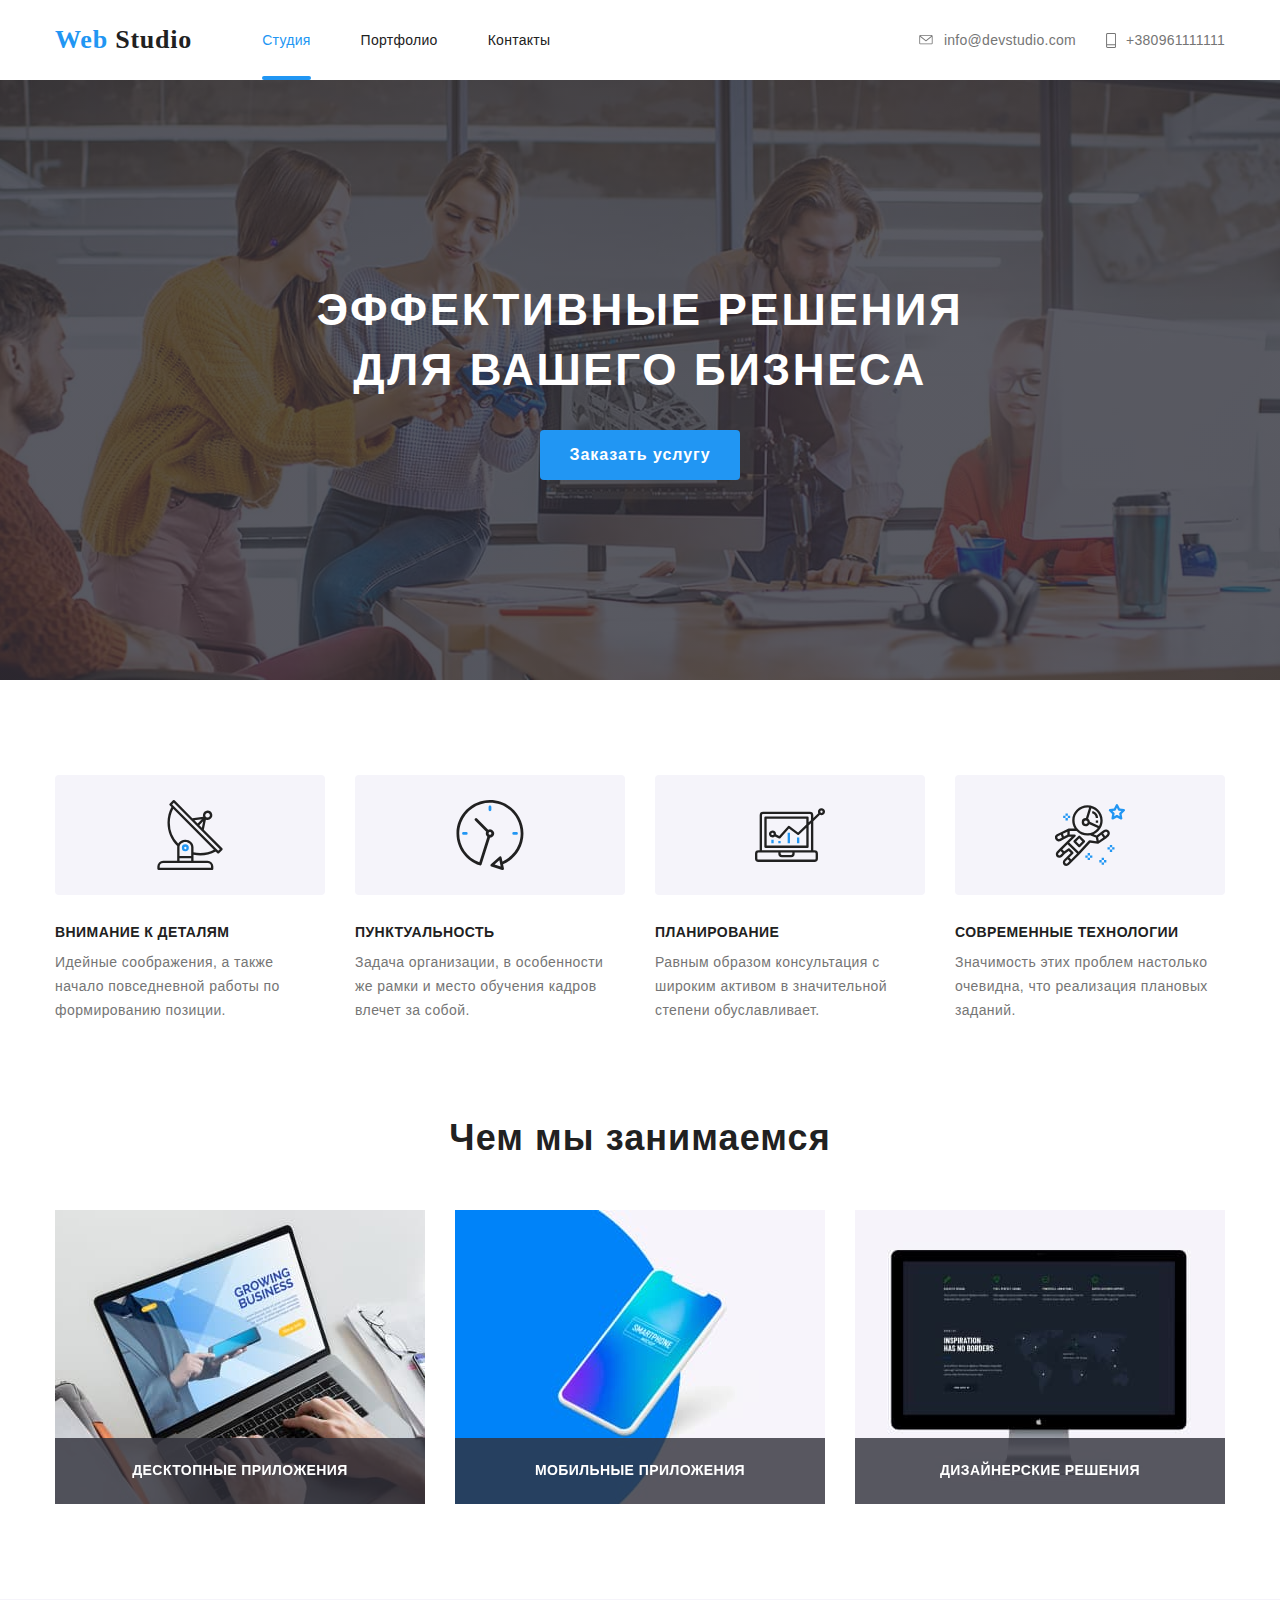
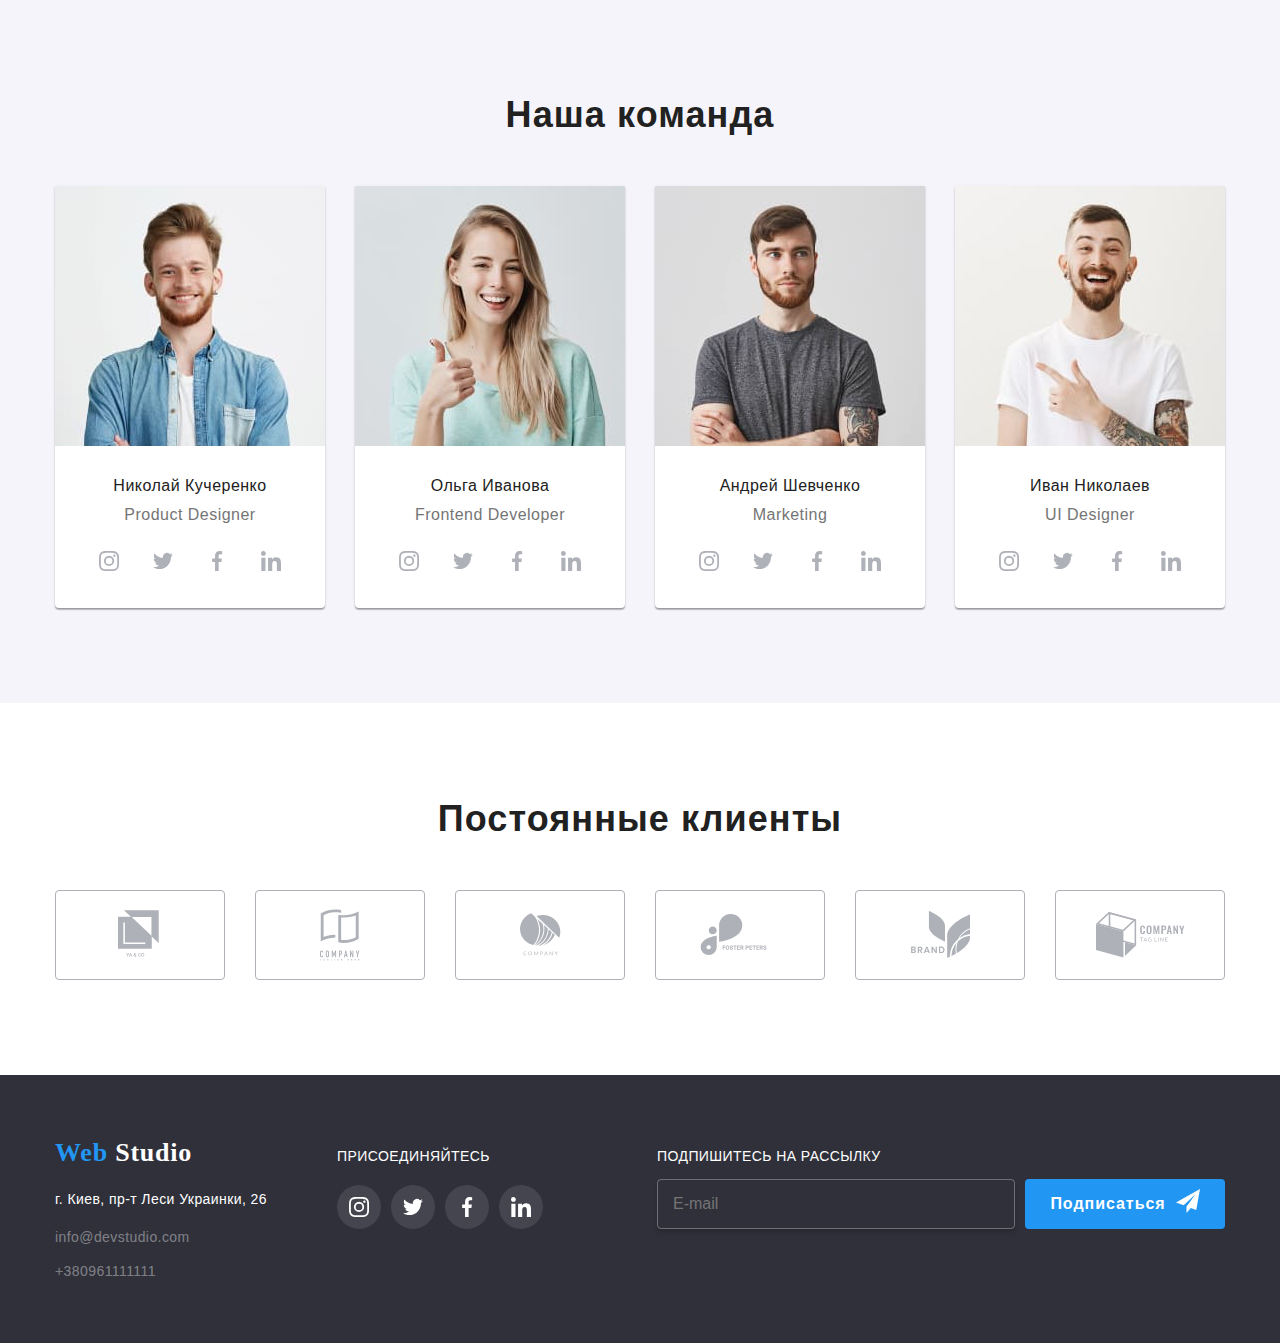
<file: index.html>
<!DOCTYPE html>
<html lang="ru">
<head>
    <meta charset="UTF-8">
    <meta name="viewport" content="width=device-width, initial-scale=1.0">
    <title>Webstudio</title>
    <link rel="stylesheet" href="https://cdnjs.cloudflare.com/ajax/libs/modern-normalize/0.6.0/modern-normalize.min.css">
    <link rel="stylesheet" href="./css/main.min.css">
</head>
<body>

    <!-- page-header -->
        <header class="page-header">
            <div class="container">
                    <nav class="main-nav">
                        <a class="logo" href="./index.html"> 
                        <span class="logo-web">Web</span>
                        <span class="logo-studio">Studio</span></a>
                        <ul class="site-nav list">
                        <li class="item"><a class="link current" href="./index.html">Студия</a></li>
                        <li class="item"><a class="link" href="./portfolio.html">Портфолио</a></li>
                        <li class="item"><a class="link" href="">Контакты</a></li>
                        </ul>
                        
                        <ul class="auth-nav list">
                        <li class="item">
                            <a class="link" href="mailto:info@devstudio.com">
                                <svg class="icon" width="16" height="10"> 
                                    <use href="./img/sprite.svg#icon-mail"></use>
                                </svg>
                                <span>info@devstudio.com</span>
                            </a>
                        </li>
                        <li class="item">
                            <a class="link" href="tel:+380961111111">
                                <svg class="icon" width="10" height="15"> 
                                    <use href="./img/sprite.svg#icon-tel"></use>
                                </svg>
                                <span>+380961111111</span>
                            </a>
                        </li>
                        </ul>
                    </nav>
            </div>
        </header>
    
    <main>
        <!-- hero -->
        <section class="hero">
            <h1 class="hero-title">Эффективные решения <br> для вашего бизнеса</h1>
            <button class="button" type="submit" data-modal-open>Заказать услугу</button>
            
            <div class="backdrop is-hidden" data-modal>
                <div class="modal">
                    <form class="form">
                        <h2 class="form-title">Оставьте свои данные, мы вам перезвоним</h2>
                            <label class="form-field" >
                                <input type="text" name="name" class="form-input" placeholder="   ">
                                <span class="form-label">Имя</span>
                                <svg class="form-icon" width="18" height="18"> 
                                    <use href="./img/sprite-form.svg#icon-person"></use>
                                </svg>
                            </label>
                            <label class="form-field">
                                <input type="tel" name="tel" class="form-input" placeholder="   ">
                                <span class="form-label">Телефон</span>    
                                <svg class="form-icon" width="18" height="18"> 
                                    <use href="./img/sprite-form.svg#icon-phone"></use>
                                </svg>
                            </label>
                            <label class="form-field">
                                <input type="email" name="email" class="form-input" placeholder="   ">
                                <span class="form-label">Почта</span>
                                <svg class="form-icon" width="18" height="18"> 
                                    <use href="./img/sprite-form.svg#icon-email"></use>
                                </svg>
                            </label>
                            <div class="form-comment">
                                <textarea id="comment-field" class="comment-field" name="comment" rows="10" placeholder="  "></textarea>
                                <label class="comment" for="comment-field">Комментарий</label>
                            </div>
                            <label class="form-checkbox">
                                <input  type="checkbox" name="checkbox" class="checkbox">
                                <span class="checkbox-icon"></span>
                                <span class="checkbox-label">Соглашаюсь с рассылкой и принимаю <a href="">Условия договора</a></span>
                            </label>

                        <div class="">
                            <button class="button" type="submit">Отправить</button>
                        </div>
                        
                            <button class="form-close" type="button" data-modal-close>
                                <svg class="icon-close" width="18" height="18"> 
                                    <use href="./img/sprite-form.svg#icon-close"></use>
                                </svg>
                            </button>
                       
                    </form>
                </div>
            </div>
            
        </section>

        <!-- feature -->
        <section class="section">
            <div class="container">
                <h2 class="section-title invisible">Наши преимущества</h2>
                <ul class="feature-list list">
                    <li class="item antenna">
                        <div class="background">
                        <svg class="icon antenna" width="70" height="70">
                            <use href="./img/sprite.svg#icon-antenna"></use>
                        </svg>
                        </div>
                        <h3 class="title">Внимание к деталям</h3>
                        <p class="text">Идейные соображения, а также начало повседневной работы по формированию позиции.</p>
                    </li>
                    <li class="item clock">
                        <div class="background">
                        <svg class="icon clock" width="70" height="70">
                            <use href="./img/sprite.svg#icon-clock"></use>
                        </svg>
                        </div>
                        <h3 class="title">Пунктуальность</h3>
                        <p class="text">Задача организации, в особенности же рамки и место обучения кадров влечет за собой.</p>  
                     </li>
                    <li class="item diagram"> 
                        <div class="background">
                        <svg class="icon diagram" width="70" height="70">
                            <use href="./img/sprite.svg#icon-diagram"></use>
                        </svg>
                        </div>
                        <h3 class="title">Планирование</h3>
                        <p class="text">Равным образом консультация с широким активом в значительной степени обуславливает.</p>
                    </li>
                    <li class="item astronaut">
                        <div class="background">
                        <svg class="icon astronaut" width="70" height="70">
                            <use href="./img/sprite.svg#icon-astronaut"></use>
                        </svg>
                        </div>
                        <h3 class="title">Современные технологии</h3>
                        <p class="text">Значимость этих проблем настолько очевидна, что реализация плановых заданий.</p>
                    </li>
                </ul>
            </div>
        </section>

         <!-- our work -->
         <section class="section">
            <div class="container">
            <h2 class="section-title">Чем мы занимаемся</h2>
            <ul class="work-list list">
                <li class="item">
                    <img class="img" src="./img/laptop.jpg" alt="laptop">
                    <h3 class="title">Десктопные приложения</h3>
                </li>
                <li class="item">
                    <img class="img" src="./img/phone.jpg" alt="phone">
                    <h3 class="title">Мобильные приложения</h3>
                </li>
                <li class="item">
                    <img class="img" src="./img/design.jpg" alt="design">
                    <h3 class="title">Дизайнерские решения</h3>
                </li>
            </ul>
            </div>
        </section>

        <!-- team -->
        <section class="section pading">
            <div class="container">
             <h2 class="section-title">Наша команда</h2>
             <ul class="team-list list">
                 <li class="item">
                     <img class="img" src="./img/John-Smith.jpg" alt="photo">
                     <h3 class="name">Николай Кучеренко</h3>
                     <p class="text">Product Designer</p>
                     <ul class="link-list list">
                        <li class="item">
                            <a class="link" href="#">
                                <svg class="icon instagram" width="20" height="20">
                                    <use href="./img/sprite.svg#icon-instagram"></use>
                                </svg>
                            </a>
                        </li>
                        <li class="item">
                            <a class="link" href="#">
                                <svg class="icon twitter" width="20" height="20">
                                    <use href="./img/sprite.svg#icon-twitter"></use>
                                </svg>
                            </a>
                        </li>
                        <li class="item">
                            <a class="link" href="#">
                                <svg class="icon facebook" width="20" height="20">
                                    <use href="./img/sprite.svg#icon-facebook"></use>
                                </svg>
                            </a>
                        </li>
                        <li class="item">
                            <a class="link" href="#">
                                <svg class="icon linkedin" width="20" height="20">
                                    <use href="./img/sprite.svg#icon-linkedin"></use>
                                </svg>
                            </a>
                        </li>
                     </ul>
                 </li>
                 <li class="item">
                    <img class="img" src="./img/Marta-Stewart.jpg" alt="photo">
                    <h3 class="name">Ольга Иванова</h3>
                    <p class="text">Frontend Developer</p>
                    <ul class="link-list list">
                        <li class="item">
                            <a class="link" href="#">
                                <svg class="icon instagram" width="20" height="20">
                                    <use href="./img/sprite.svg#icon-instagram"></use>
                                </svg>
                            </a>
                        </li>
                        <li class="item">
                            <a class="link" href="#">
                                <svg class="icon twitter" width="20" height="20">
                                    <use href="./img/sprite.svg#icon-twitter"></use>
                                </svg>
                            </a>
                        </li>
                        <li class="item">
                            <a class="link" href="#">
                                <svg class="icon facebook" width="20" height="20">
                                    <use href="./img/sprite.svg#icon-facebook"></use>
                                </svg>
                            </a>
                        </li>
                        <li class="item">
                            <a class="link" href="#">
                                <svg class="icon linkedin" width="20" height="20">
                                    <use href="./img/sprite.svg#icon-linkedin"></use>
                                </svg>
                            </a>
                        </li>
                     </ul>
                </li>
                <li class="item">
                    <img class="img" src="./img/Robert-Jakis.jpg" alt="photo">
                    <h3 class="name">Андрей Шевченко</h3>
                    <p class="text">Marketing</p>
                    <ul class="link-list list">
                        <li class="item">
                            <a class="link" href="#">
                                <svg class="icon instagram" width="20" height="20">
                                    <use href="./img/sprite.svg#icon-instagram"></use>
                                </svg>
                            </a>
                        </li>
                        <li class="item">
                            <a class="link" href="#">
                                <svg class="icon twitter" width="20" height="20">
                                    <use href="./img/sprite.svg#icon-twitter"></use>
                                </svg>
                            </a>
                        </li>
                        <li class="item">
                            <a class="link" href="#">
                                <svg class="icon facebook" width="20" height="20">
                                    <use href="./img/sprite.svg#icon-facebook"></use>
                                </svg>
                            </a>
                        </li>
                        <li class="item">
                            <a class="link" href="#">
                                <svg class="icon linkedin" width="20" height="20">
                                    <use href="./img/sprite.svg#icon-linkedin"></use>
                                </svg>
                            </a>
                        </li>
                     </ul>
                </li>
                <li class="item">
                    <img class="img" src="./img/Martin-Doe.jpg" alt="photo">
                    <h3 class="name">Иван Николаев</h3>
                    <p class="text">UI Designer</p>
                    <ul class="link-list list">
                        <li class="item">
                            <a class="link" href="#">
                                <svg class="icon instagram" width="20" height="20">
                                    <use href="./img/sprite.svg#icon-instagram"></use>
                                </svg>
                            </a>
                        </li>
                        <li class="item">
                            <a class="link" href="#">
                                <svg class="icon twitter" width="20" height="20">
                                    <use href="./img/sprite.svg#icon-twitter"></use>
                                </svg>
                            </a>
                        </li>
                        <li class="item">
                            <a class="link" href="#">
                                <svg class="icon facebook" width="20" height="20">
                                    <use href="./img/sprite.svg#icon-facebook"></use>
                                </svg>
                            </a>
                        </li>
                        <li class="item">
                            <a class="link" href="#">
                                <svg class="icon linkedin" width="20" height="20">
                                    <use href="./img/sprite.svg#icon-linkedin"></use>
                                </svg>
                            </a>
                        </li>
                     </ul>
                </li>
             </ul>
            </div>
        </section>

        <!-- clients -->
        <section class="section">
            <div class="container">
            <h2 class="section-title">Постоянные клиенты</h2>
            <ul class="client-list list">
                <li class="item">
                    <a class="link" href="#">
                    <svg class="icon client" width="45" height="50">
                        <use href="./img/sprite.svg#icon-logo-1"></use>
                    </svg>
                    </a>
                </li>
                <li class="item">
                    <a class="link" href="#">
                    <svg class="icon client" width="40" height="52">
                        <use href="./img/sprite.svg#icon-logo-2"></use>
                    </svg>
                    </a>
                </li>
                <li class="item">
                    <a class="link" href="#">
                    <svg class="icon client" width="41" height="43">
                        <use href="./img/sprite.svg#icon-logo-3"></use>
                    </svg>
                    </a>
                </li>
                <li class="item">
                    <a class="link" href="#">
                    <svg class="icon client" width="80" height="42">
                        <use href="./img/sprite.svg#icon-logo-4"></use>
                    </svg>
                    </a>
                </li>
                <li class="item">
                    <a class="link" href="#">
                    <svg class="icon client" width="59" height="47">
                        <use href="./img/sprite.svg#icon-logo-5"></use>
                    </svg>
                    </a>
                </li>
                <li class="item">
                    <a class="link" href="#">
                    <svg class="icon client" width="89" height="46">
                        <use href="./img/sprite.svg#icon-logo-6"></use>
                    </svg>
                    </a>
                </li>
            </ul>
            </div>
        </section>
    </main>
    <!-- footer -->
        <footer class="footer">
            <div class="container">
            <ul class="footer-list list">
                <li class="item nav">
                    <div class="container-logo">
                        <a class="footer-logo" href="./index.html"> 
                        <span class="footer-web">Web</span>
                        <span class="footer-studio">Studio</span>
                        </a>
                    </div>
                    <div class="container-address">
                    <address class="address">
                        <p>г. Киев, пр-т Леси Украинки, 26</p>
                    </address>
                    </div>
                    <div class="container-nav">
                    <address>
                        <ul class="footer-nav list">
                            <li class="item"><a class="mail" href="mailto:info@devstudio.com">info@devstudio.com</a></li>
                            <li class="item"><a class="tel" href="tel:+380961111111">+380961111111</a></li>
                        </ul>
                    </address>
                    </div>
                </li>
                <li class="item social">
                    <div class="container-social">
                    <p class="get-in">присоединяйтесь</p>
                    <ul class="social-list list">
                        <li class="item">
                            <a class="link" href="#">
                                <svg class="icon instagram" width="20" height="20">
                                    <use href="./img/sprite.svg#icon-instagram"></use>
                                </svg>
                            </a>
                        </li>
                        <li class="item">
                            <a class="link" href="#">
                                <svg class="icon twitter" width="20" height="20">
                                    <use href="./img/sprite.svg#icon-twitter"></use>
                                </svg>
                            </a>
                        </li>
                        <li class="item">
                            <a class="link" href="#">
                                <svg class="icon facebook" width="20" height="20">
                                    <use href="./img/sprite.svg#icon-facebook"></use>
                                </svg>
                            </a>
                        </li>
                        <li class="item">
                            <a class="link" href="#">
                                <svg class="icon linkedin" width="20" height="20">
                                    <use href="./img/sprite.svg#icon-linkedin"></use>
                                </svg>
                            </a>
                        </li>
                    </ul>
                    </div>
                </li>
                <li class="item sub">
                    <form class="container-sub">
                        <p class="subscribe-title">Подпишитесь на рассылку</p>
                        <div class="container-input">
                            <input class="text-input" type="email" name="email" placeholder="E-mail">
                            <button class="button subscribe" type="submit">
                                <span>Подписаться</span>
                                <svg class="icon-subscribe" width="24" height="24">
                                    <use href="./img/sprite.svg#icon-icon-send"></use>
                                </svg>
                            </button>
                        </div>
                    </form>
                </li>
            </ul>
        </div>
    </footer>

    <script src="./js/modal.js"></script>
</body>
</html>
</file>
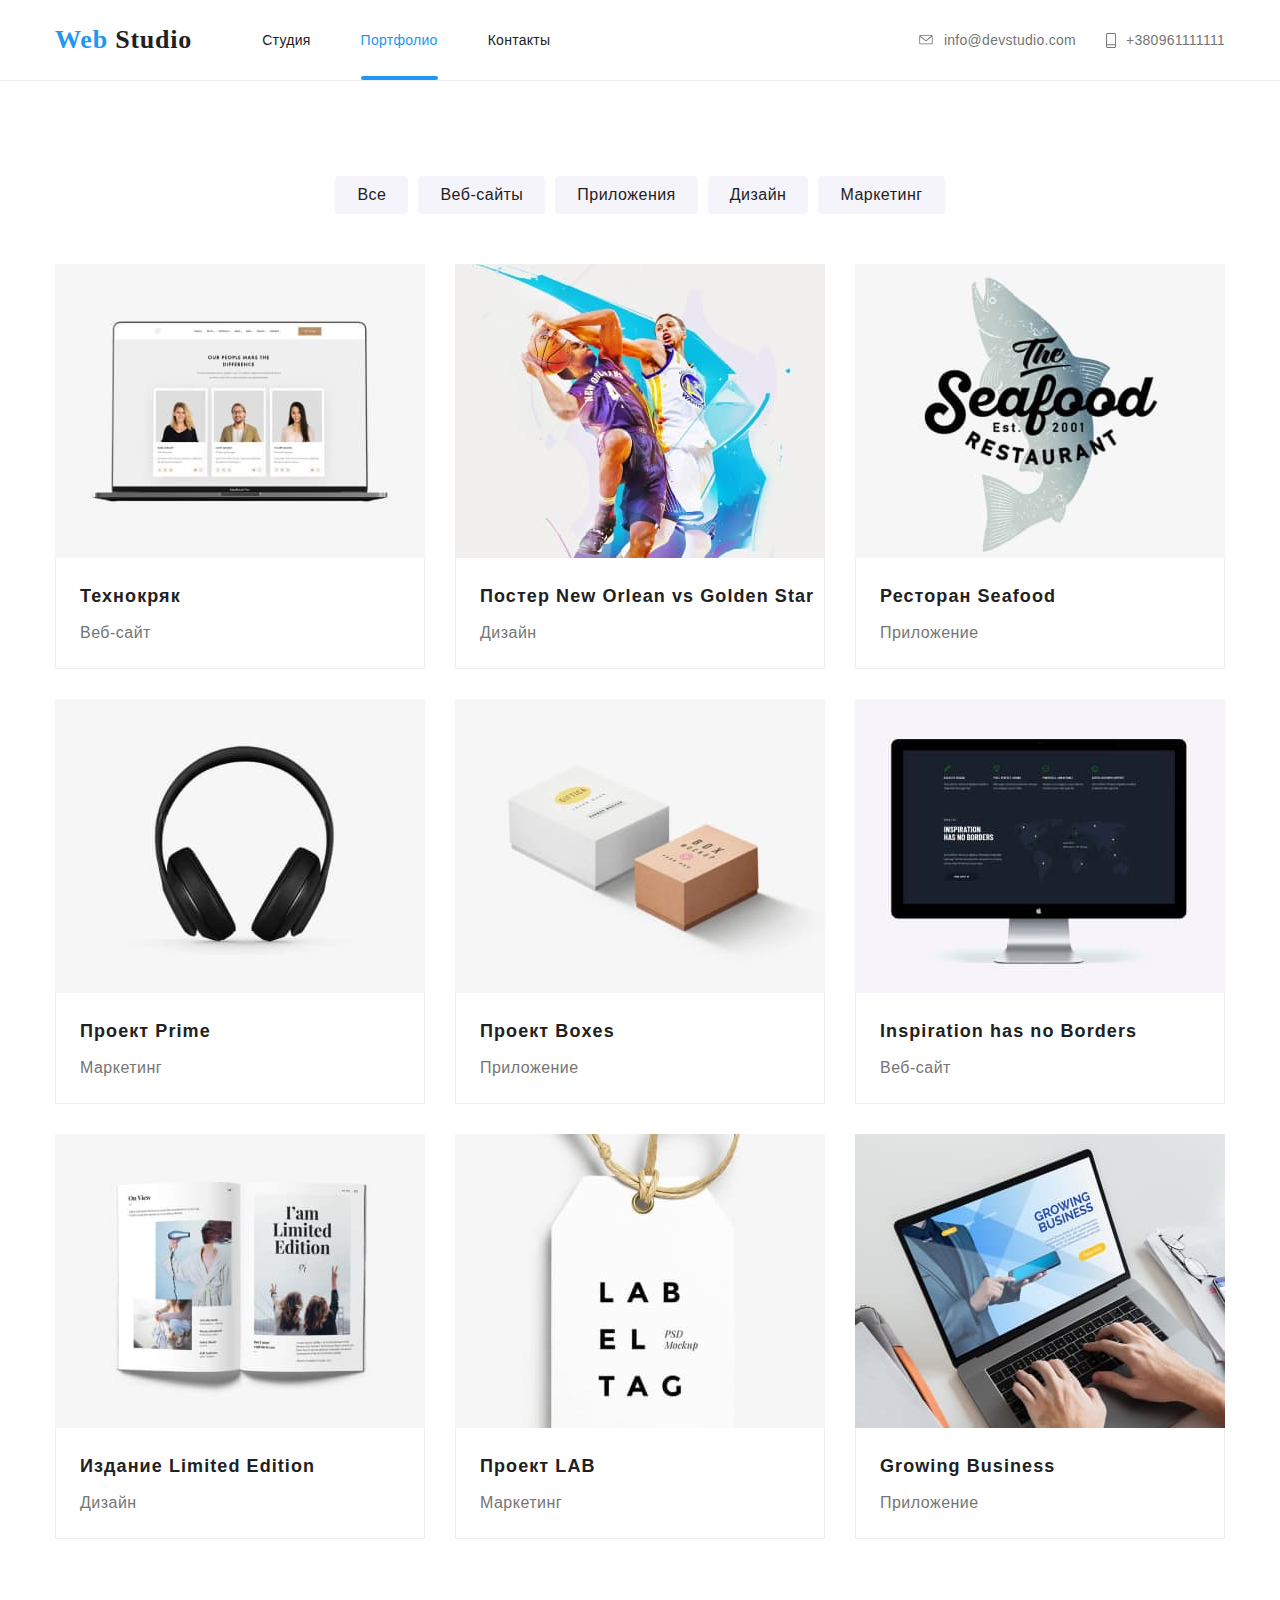
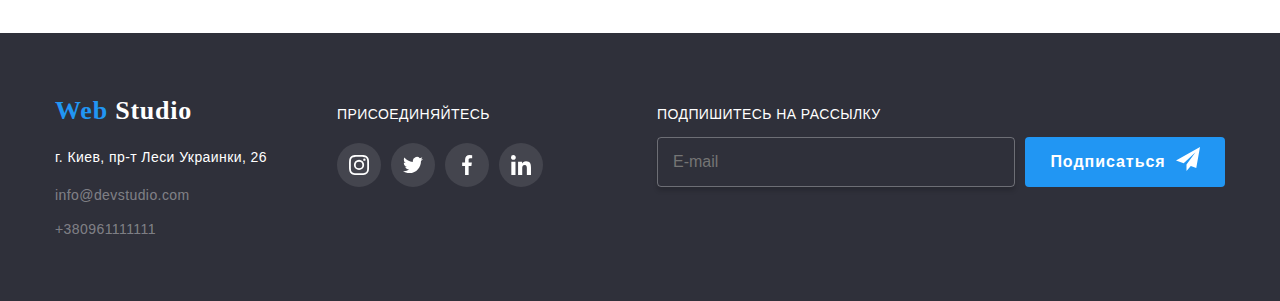
<file: portfolio.html>
<!DOCTYPE html>
<html lang="ru">
<head>
    <meta charset="UTF-8">
    <meta name="viewport" content="width=device-width, initial-scale=1.0">
    <title>Portfolio</title>
    <link rel="stylesheet" href="https://cdnjs.cloudflare.com/ajax/libs/modern-normalize/0.6.0/modern-normalize.min.css">
    <link rel="stylesheet" href="./css/portfolio.min.css">
</head>
<body>
         <!-- page-header -->
         <header class="page-header">
            <div class="container">
                    <nav class="main-nav">
                        <a class="logo" href="./index.html"> 
                        <span class="logo-web">Web</span>
                        <span class="logo-studio">Studio</span></a>
                        <ul class="site-nav list">
                        <li class="item"><a class="link" href="./index.html">Студия</a></li>
                        <li class="item"><a class="link current" href="./portfolio.html">Портфолио</a></li>
                        <li class="item"><a class="link" href="">Контакты</a></li>
                        </ul>
                        
                        <ul class="auth-nav list">
                        <li class="item">
                            <a class="link" href="mailto:info@devstudio.com">
                                <svg class="icon" width="16" height="10"> 
                                    <use href="./img/sprite.svg#icon-mail"></use>
                                </svg>
                                <span>info@devstudio.com</span>
                            </a>
                        </li>
                        <li class="item">
                            <a class="link" href="tel:+380961111111">
                                <svg class="icon" width="10" height="15"> 
                                    <use href="./img/sprite.svg#icon-tel"></use>
                                </svg>
                                <span>+380961111111</span>
                            </a>
                        </li>
                        </ul>
                    </nav>
            </div>
        </header>
    <main>
     <section>
        <div class="container">
            <h1 class="portfolio-title-hidden invisible">
            Портфолио
            </h1>
            <div class="container-button">
                <ul class="button-list list">
                    <li class="item">
                        <button class="button-portfolio" type="button">Все</button>
                    </li>
                    <li class="item">
                        <button class="button-portfolio" type="button">Веб-сайты</button>
                    </li>
                    <li class="item">
                        <button class="button-portfolio" type="button">Приложения</button>
                    </li>
                    <li class="item">
                        <button class="button-portfolio" type="button">Дизайн</button>
                    </li>
                    <li class="item">
                        <button class="button-portfolio" type="button">Маркетинг</button>
                    </li>
                </ul>
            </div>
            <div class="flex-container">           
                <ul class="project-list list">
                    <li class="project"> 
                        <a href="#" class="link">
                            <div class="project-popup">
                                <img class="img" src="./img/img.jpg" alt="Веб-сайты">
                                <p class="popup-text">Технокряк это современная площадка распространения коронавируса. Компании используют эту платформу для цифрового шпионажа и атак на защищённые сервера конкурентов.</p>
                            </div>
                            <div class="project-card">
                                <h2 class="title">Технокряк</h2>
                                <p class="text">Веб-сайт</p>
                            </div>
                        </a>
                    </li>
                    <li class="project">
                        <a href="#" class="link">
                            <div class="project-popup">
                                <img class="img" src="./img/img (1).jpg" alt="Дизайн">
                                <p class="popup-text">Технокряк это современная площадка распространения коронавируса. Компании используют эту платформу для цифрового шпионажа и атак на защищённые сервера конкурентов.</p>
                            </div>
                            <div class="project-card">
                                <h2 class="title">Постер New Orlean vs Golden Star</h2>
                                <p class="text">Дизайн</p>
                            </div>
                        </a>
                    </li>
                    <li class="project"> 
                        <a href="#" class="link">
                            <div class="project-popup">
                                <img class="img" src="./img/img (2).jpg" alt="Приложение">
                                <p class="popup-text">Технокряк это современная площадка распространения коронавируса. Компании используют эту платформу для цифрового шпионажа и атак на защищённые сервера конкурентов.</p>
                            </div>
                            <div class="project-card">
                                <h2 class="title">Ресторан Seafood</h2>
                                <p class="text">Приложение</p>
                            </div>
                            </a>
                    </li>    
                    <li class="project"> 
                        <a href="" class="link">
                            <div class="project-popup">
                                <img class="img" src="./img/img (3).jpg" alt="Маркетинг">
                                <p class="popup-text">Технокряк это современная площадка распространения коронавируса. Компании используют эту платформу для цифрового шпионажа и атак на защищённые сервера конкурентов.</p>
                            </div>
                            <div class="project-card">
                                <h2 class="title">Проект Prime</h2>
                                <p class="text">Маркетинг</p>
                            </div>                          
                        </a>
                    </li>
                    <li class="project">
                        <a href="" class="link">
                            <div class="project-popup">
                                <img class="img" src="./img/img (4).jpg" alt="Приложение">
                                <p class="popup-text">Технокряк это современная площадка распространения коронавируса. Компании используют эту платформу для цифрового шпионажа и атак на защищённые сервера конкурентов.</p>
                            </div>
                            <div class="project-card">
                                <h2 class="title">Проект Boxes</h2>
                                <p class="text">Приложение</p>
                            </div>
                        </a>
                    </li>
                    <li class="project">
                        <a href="" class="link">
                            <div class="project-popup">
                                <img class="img" src="./img/img (5).jpg" alt="Веб-сайты">
                                <p class="popup-text">Технокряк это современная площадка распространения коронавируса. Компании используют эту платформу для цифрового шпионажа и атак на защищённые сервера конкурентов.</p>
                            </div>
                            <div class="project-card">
                                <h2 class="title">Inspiration has no Borders</h2>
                                <p class="text">Веб-сайт</p>
                            </div>
                        </a>
                    </li>
                    <li class="project"> 
                        <a href="" class="link">
                            <div class="project-popup">
                                <img class="img" src="./img/img (6).jpg" alt="Дизайн">
                            <p class="popup-text">Технокряк это современная площадка распространения коронавируса. Компании используют эту платформу для цифрового шпионажа и атак на защищённые сервера конкурентов.</p>
                            </div>
                            <div class="project-card">
                                <h2 class="title">Издание Limited Edition</h2>
                                <p class="text">Дизайн</p>
                            </div>                
                        </a>
                        </li>
                    <li class="project">
                        <a href="" class="link">
                            <div class="project-popup">
                                <img class="img" src="./img/img (7).jpg" alt="Маркетинг">
                                <p class="popup-text">Технокряк это современная площадка распространения коронавируса. Компании используют эту платформу для цифрового шпионажа и атак на защищённые сервера конкурентов.</p>
                            </div>
                            <div class="project-card">
                                <h2 class="title">Проект LAB</h2>
                                <p class="text">Маркетинг</p>
                            </div>        
                        </a>
                    </li>
                    <li class="project">
                        <a href="" class="link">
                            <div class="project-popup">
                                <img class="img" src="./img/img (8).jpg" alt="Приложение">
                                <p class="popup-text">Технокряк это современная площадка распространения коронавируса. Компании используют эту платформу для цифрового шпионажа и атак на защищённые сервера конкурентов.</p>
                            </div>
                            <div class="project-card">
                                <h2 class="title">Growing Business</h2>
                                <p class="text">Приложение</p>
                            </div>
                       </a>
                    </li>
                </ul>
            </div>
        </div>
    </section>

    </main>
  
    <!-- footer -->
    <footer class="footer">
        <div class="container">
        <ul class="footer-list list">
            <li class="item nav">
                <div class="container-logo">
                    <a class="footer-logo" href="./index.html"> 
                    <span class="footer-web">Web</span>
                    <span class="footer-studio">Studio</span>
                    </a>
                </div>
                <div class="container-address">
                <address class="address">
                    <p>г. Киев, пр-т Леси Украинки, 26</p>
                </address>
                </div>
                <div class="container-nav">
                <address>
                    <ul class="footer-nav list">
                        <li class="item"><a class="mail" href="mailto:info@devstudio.com">info@devstudio.com</a></li>
                        <li class="item"><a class="tel" href="tel:+380961111111">+380961111111</a></li>
                    </ul>
                </address>
                </div>
            </li>
            <li class="item social">
                <div class="container-social">
                <p class="get-in">присоединяйтесь</p>
                <ul class="social-list list">
                    <li class="item">
                        <a class="link" href="#">
                            <svg class="icon instagram" width="20" height="20">
                                <use href="./img/sprite.svg#icon-instagram"></use>
                            </svg>
                        </a>
                    </li>
                    <li class="item">
                        <a class="link" href="#">
                            <svg class="icon twitter" width="20" height="20">
                                <use href="./img/sprite.svg#icon-twitter"></use>
                            </svg>
                        </a>
                    </li>
                    <li class="item">
                        <a class="link" href="#">
                            <svg class="icon facebook" width="20" height="20">
                                <use href="./img/sprite.svg#icon-facebook"></use>
                            </svg>
                        </a>
                    </li>
                    <li class="item">
                        <a class="link" href="#">
                            <svg class="icon linkedin" width="20" height="20">
                                <use href="./img/sprite.svg#icon-linkedin"></use>
                            </svg>
                        </a>
                    </li>
                </ul>
                </div>
            </li>
            <li class="item sub">
                <form class="container-sub">
                    <p class="subscribe-title">Подпишитесь на рассылку</p>
                    <div class="container-input">
                        <input class="text-input" type="email" name="email" placeholder="E-mail">
                        <button class="button subscribe" type="submit">
                            <span>Подписаться</span>
                            <svg class="icon-subscribe" width="24" height="24">
                                <use href="./img/sprite.svg#icon-icon-send"></use>
                            </svg>
                        </button>
                    </div>
                </form>
            </li>
        </ul>
    </div>
</footer>
</body>
</html>
</file>
<file: css/main.min.css>
.list{list-style:none;padding:0px;margin:0px}.invisible{display:none}a{text-decoration:none}.title{margin-top:0px;margin-bottom:0px}.text{margin-top:0px;margin-bottom:0px}.main-nav{display:-webkit-box;display:-ms-flexbox;display:flex;-webkit-box-align:center;-ms-flex-align:center;align-items:center}.logo{color:#212121;font-family:Raleway;font-weight:700;font-size:26px;line-height:1.2;letter-spacing:0.03em}.logo:hover{color:#2196F3;-webkit-transition:250ms cubic-bezier(0.4, 0, 0.2, 1);transition:250ms cubic-bezier(0.4, 0, 0.2, 1)}.logo-web{color:#2196F3}.container-logo{margin-bottom:20px}.footer-logo{color:#fff;font-family:Raleway;font-weight:700;font-size:26px;line-height:1.2;letter-spacing:0.03em}.footer-logo:hover{color:#2196F3;-webkit-transition:250ms cubic-bezier(0.4, 0, 0.2, 1);transition:250ms cubic-bezier(0.4, 0, 0.2, 1)}.footer-web{color:#2196F3}.site-nav{display:-webkit-box;display:-ms-flexbox;display:flex;margin-left:70px}.site-nav .item:not(:last-child){margin-right:50px}.site-nav .link{position:relative;display:block;padding-top:32px;padding-bottom:32px;color:#212121;font-weight:500;font-size:14px;line-height:1.15;letter-spacing:0.02em}.site-nav .link:hover,.site-nav .link:focus{color:#2196F3;-webkit-transition:250ms cubic-bezier(0.4, 0, 0.2, 1);transition:250ms cubic-bezier(0.4, 0, 0.2, 1)}.site-nav .link.current{color:#2196F3}.site-nav .link.current::after{content:"";position:absolute;bottom:0;left:0;height:4px;width:100%;border-radius:2px;background-color:#2196F3}.auth-nav{display:-webkit-box;display:-ms-flexbox;display:flex;margin-left:auto}.auth-nav .item+.item{margin-left:30px}.auth-nav .link{display:-webkit-box;display:-ms-flexbox;display:flex;-webkit-box-align:center;-ms-flex-align:center;align-items:center;padding-top:32px;padding-bottom:32px;color:#757575;font-weight:500;font-size:14px;line-height:1.15;letter-spacing:0.02em}.auth-nav .icon{margin-right:10px;fill:#757575}.auth-nav .link:hover,.auth-nav .link:focus{color:#2196F3;-webkit-transition:250ms cubic-bezier(0.4, 0, 0.2, 1);transition:250ms cubic-bezier(0.4, 0, 0.2, 1)}.auth-nav .link:hover svg,.auth-nav .link:focus svg{fill:#2196F3;-webkit-transition:250ms cubic-bezier(0.4, 0, 0.2, 1);transition:250ms cubic-bezier(0.4, 0, 0.2, 1)}.section{margin-bottom:95px}.section.pading{padding-bottom:95px;padding-top:95px;background:#F5F4FA}.section-title{margin-top:0px;margin-bottom:50px;color:#212121;font-weight:700;font-size:36px;line-height:1.17;text-align:center;letter-spacing:0.03em}.container{margin-left:auto;margin-right:auto;width:1200px;padding-left:15px;padding-right:15px}.hero{margin-bottom:95px;max-width:1600px;height:600px;margin-left:auto;margin-right:auto;background-image:-webkit-gradient(linear, left top, left bottom, from(rgba(47,48,58,0.8)), to(rgba(47,48,58,0.8))),url(../img/Header.jpg);background-image:linear-gradient(rgba(47,48,58,0.8), rgba(47,48,58,0.8)),url(../img/Header.jpg);background-repeat:no-repeat;background-position:center;background-size:cover}.hero-title{margin:0;padding-top:200px;padding-bottom:30px;color:#fff;font-weight:900;font-size:44px;line-height:1.36;text-align:center;letter-spacing:0.06em;text-transform:uppercase}.feature-list{display:-webkit-box;display:-ms-flexbox;display:flex;-webkit-box-pack:center;-ms-flex-pack:center;justify-content:center}.feature-list .item+.item{margin-left:30px}.feature-list .title{margin-top:30px;margin-bottom:10px;color:#212121;font-weight:700;font-size:14px;line-height:1.14;letter-spacing:0.03em;text-transform:uppercase}.feature-list .text{font-size:14px;line-height:1.7;letter-spacing:0.03em}.feature-list .background{width:270px;height:120px;display:-webkit-box;display:-ms-flexbox;display:flex;-webkit-box-pack:center;-ms-flex-pack:center;justify-content:center;-webkit-box-align:center;-ms-flex-align:center;align-items:center;background:#F5F4FA;border-radius:4px}.work-list{display:-webkit-box;display:-ms-flexbox;display:flex;-webkit-box-pack:center;-ms-flex-pack:center;justify-content:center}.work-list .item{position:relative}.work-list .item+.item{margin-left:30px}.work-list .title{position:absolute;bottom:0%;left:50%;-webkit-transform:translateX(-50%);transform:translateX(-50%);width:100%;background:rgba(47,48,58,0.8);padding:25px;color:#fff;font-weight:700;font-size:14px;line-height:1.14;text-align:center;letter-spacing:0.03em;text-transform:uppercase}.team-list{display:-webkit-box;display:-ms-flexbox;display:flex;-webkit-box-pack:center;-ms-flex-pack:center;justify-content:center}.team-list .img{margin-bottom:30px}.team-list>.item{padding-bottom:25px;background:#FFFFFF;-webkit-box-shadow:0px 2px 1px rgba(0,0,0,0.2),0px 1px 1px rgba(0,0,0,0.14),0px 1px 3px rgba(0,0,0,0.12);box-shadow:0px 2px 1px rgba(0,0,0,0.2),0px 1px 1px rgba(0,0,0,0.14),0px 1px 3px rgba(0,0,0,0.12);border-radius:0px 0px 4px 4px;overflow:hidden}.team-list .item+.item{margin-left:30px}.team-list .name{margin-top:0px;margin-bottom:10px;color:#212121;font-weight:500;font-size:16px;line-height:1.19;text-align:center;letter-spacing:0.03em}.team-list .text{margin-bottom:15px;font-size:16px;line-height:1.19;text-align:center;letter-spacing:0.03em}.link-list{display:-webkit-box;display:-ms-flexbox;display:flex;-webkit-box-pack:center;-ms-flex-pack:center;justify-content:center;-webkit-box-align:center;-ms-flex-align:center;align-items:center}.link-list>.item{width:44px;height:44px}.link-list .item+.item{margin-left:10px}.link-list .link{width:100%;height:100%;border-radius:50%;background:#fff;display:-webkit-box;display:-ms-flexbox;display:flex;-webkit-box-pack:center;-ms-flex-pack:center;justify-content:center;-webkit-box-align:center;-ms-flex-align:center;align-items:center;fill:#AFB1B8}.link-list .link:hover,.link-list .link:focus{background:#2196F3;-webkit-transition:250ms cubic-bezier(0.4, 0, 0.2, 1);transition:250ms cubic-bezier(0.4, 0, 0.2, 1)}.link-list .link:hover svg,.link-list .link:focus svg{fill:#fff;-webkit-transition:250ms cubic-bezier(0.4, 0, 0.2, 1);transition:250ms cubic-bezier(0.4, 0, 0.2, 1)}.client-list{display:-webkit-box;display:-ms-flexbox;display:flex;-webkit-box-pack:center;-ms-flex-pack:center;justify-content:center}.client-list .item+.item{margin-left:30px}.client-list .item{width:170px;height:90px}.client-list .link{width:100%;height:100%;display:-webkit-box;display:-ms-flexbox;display:flex;-webkit-box-pack:center;-ms-flex-pack:center;justify-content:center;-webkit-box-align:center;-ms-flex-align:center;align-items:center;border:1px solid #AFB1B8;-webkit-box-sizing:border-box;box-sizing:border-box;border-radius:4px}.client-list .icon{fill:#AFB1B8}.client-list .link:hover,.client-list .link:focus{border-color:#2196F3;-webkit-transition:250ms cubic-bezier(0.4, 0, 0.2, 1);transition:250ms cubic-bezier(0.4, 0, 0.2, 1)}.client-list .link:hover svg,.client-list .link:focus svg{fill:#2196F3;-webkit-transition:250ms cubic-bezier(0.4, 0, 0.2, 1);transition:250ms cubic-bezier(0.4, 0, 0.2, 1)}.footer{background-color:#2F303A}.footer-list{display:-webkit-box;display:-ms-flexbox;display:flex;-webkit-box-align:baseline;-ms-flex-align:baseline;align-items:baseline;color:#fff;padding-top:60px;padding-bottom:60px}.container-address{margin-bottom:10px}.address{font-style:normal;font-weight:normal;font-size:14px;line-height:1.7;letter-spacing:0.03em}.container-nav .item:not(:last-child){margin-bottom:10px}.footer-nav a{color:rgba(255,255,255,0.4);font-style:normal;font-size:14px;line-height:1.7;letter-spacing:0.03em}.footer-nav .mail:hover,.footer-nav .mail:focus{color:#2196F3;-webkit-transition:250ms cubic-bezier(0.4, 0, 0.2, 1);transition:250ms cubic-bezier(0.4, 0, 0.2, 1)}.footer-nav .tel:hover,.footer-nav .tel:focus{color:#2196F3;-webkit-transition:250ms cubic-bezier(0.4, 0, 0.2, 1);transition:250ms cubic-bezier(0.4, 0, 0.2, 1)}.get-in,.subscribe-title{font-size:14px;line-height:1.14;letter-spacing:0.03em;text-transform:uppercase}.container-social{display:block;margin-left:70px}.container-social .get-in{margin-top:0;margin-bottom:20px}.social-list{display:-webkit-box;display:-ms-flexbox;display:flex;-webkit-box-pack:center;-ms-flex-pack:center;justify-content:center;-webkit-box-align:center;-ms-flex-align:center;align-items:center}.social-list .item+.item{margin-left:10px}.social-list .link{width:44px;height:44px;border-radius:50%;background:rgba(255,255,255,0.1);display:-webkit-box;display:-ms-flexbox;display:flex;-webkit-box-align:center;-ms-flex-align:center;align-items:center;-webkit-box-pack:center;-ms-flex-pack:center;justify-content:center}.social-list .link:hover,.social-list .link:focus{background:#2196F3;-webkit-transition:250ms cubic-bezier(0.4, 0, 0.2, 1);transition:250ms cubic-bezier(0.4, 0, 0.2, 1)}.social-list .icon,.social-list .icon:focus{fill:#fff;-webkit-transition:250ms cubic-bezier(0.4, 0, 0.2, 1);transition:250ms cubic-bezier(0.4, 0, 0.2, 1)}.item.sub{margin-left:auto}.icon-subscribe{margin-left:10px}.text-input{width:358px;margin-right:10px;padding:15px 15px 15px 15px;background-color:var(--background-color-footer);border:1px solid rgba(255,255,255,0.3);-webkit-box-sizing:border-box;box-sizing:border-box;-webkit-box-shadow:0px 4px 4px rgba(0,0,0,0.15);box-shadow:0px 4px 4px rgba(0,0,0,0.15);border-radius:4px;color:var(--footer-copyright-color)}.text-input:focus{outline:none}.container-input{display:-webkit-box;display:-ms-flexbox;display:flex;-webkit-box-pack:center;-ms-flex-pack:center;justify-content:center;-webkit-box-align:center;-ms-flex-align:center;align-items:center}.backdrop{position:fixed;top:0;left:0;width:100%;height:100%;background-color:rgba(0,0,0,0.2)}.backdrop.is-hidden{opacity:0;pointer-events:none}.form{position:absolute;top:50%;left:50%;-webkit-transform:translateX(-50%) translateY(-50%);transform:translateX(-50%) translateY(-50%);width:530px;padding:40px;margin-left:auto;margin-right:auto;background:#fff;-webkit-box-shadow:0px 2px 1px rgba(0,0,0,0.2),0px 1px 1px rgba(0,0,0,0.14),0px 1px 3px rgba(0,0,0,0.12);box-shadow:0px 2px 1px rgba(0,0,0,0.2),0px 1px 1px rgba(0,0,0,0.14),0px 1px 3px rgba(0,0,0,0.12);border-radius:4px}.form-field{position:relative;display:-webkit-box;display:-ms-flexbox;display:flex;-webkit-box-orient:vertical;-webkit-box-direction:normal;-ms-flex-direction:column;flex-direction:column;margin-bottom:28px}.form-title{margin:0px 0px 30px 0px;padding:0;color:#212121;font-weight:700;font-size:20px;line-height:1.15;text-align:center;letter-spacing:0.03em;white-space:nowrap}.form-input{margin:0;padding:12px 42px;width:100%;border:1px solid rgba(33,33,33,0.2);-webkit-box-sizing:border-box;box-sizing:border-box;border-radius:4px;color:#757575}.form-label{position:absolute;top:50%;left:42px;-webkit-transform:translateY(-50%);transform:translateY(-50%);margin-bottom:5px;font-weight:400;font-size:14px;line-height:1.14;letter-spacing:0.01em;color:#757575}.form-field:focus-within>.form-label,.form-input:not(:placeholder-shown)+.form-label{-webkit-transform:translateX(-25px) translateY(-260%);transform:translateX(-25px) translateY(-260%);color:#2196F3;-webkit-transition:250ms cubic-bezier(0.4, 0, 0.2, 1);transition:250ms cubic-bezier(0.4, 0, 0.2, 1)}.form-field:focus-within>.form-icon{-webkit-transition:250ms cubic-bezier(0.4, 0, 0.2, 1);transition:250ms cubic-bezier(0.4, 0, 0.2, 1);fill:#2196F3}.form-input:focus{outline:none;border-color:#2196F3}.form-icon{position:absolute;top:50%;left:18px;-webkit-transform:translateY(-50%);transform:translateY(-50%);display:inline-block}.form-comment{margin-bottom:20px;position:relative}.form-close{position:absolute;bottom:100%;left:100%;-webkit-transform:translate(-130%, 130%);transform:translate(-130%, 130%);background-color:#fff;width:30px;height:30px;border-radius:50%;border:1px solid rgba(0,0,0,0.1);display:-webkit-box;display:-ms-flexbox;display:flex;-webkit-box-pack:center;-ms-flex-pack:center;justify-content:center;-webkit-box-align:center;-ms-flex-align:center;align-items:center;cursor:pointer}.form .icon-close{position:absolute;top:50%;left:50%;-webkit-transform:translateX(-50%) translateY(-50%);transform:translateX(-50%) translateY(-50%)}.form-close:hover svg,.form-close:focus svg{fill:#2196F3;-webkit-transition:250ms cubic-bezier(0.4, 0, 0.2, 1);transition:250ms cubic-bezier(0.4, 0, 0.2, 1)}.comment{position:absolute;top:13px;left:16px;font-weight:400;font-size:14px;line-height:1.14;letter-spacing:0.01em;color:#757575}.comment-field{padding:12px 16px;width:100%;resize:none;border:1px solid rgba(33,33,33,0.2);-webkit-box-sizing:border-box;box-sizing:border-box;border-radius:4px;font-weight:400;font-size:14px;line-height:1.14;letter-spacing:0.01em;color:#757575}.comment-field:focus{outline:none;border-color:#2196F3;-webkit-transition:250ms cubic-bezier(0.4, 0, 0.2, 1);transition:250ms cubic-bezier(0.4, 0, 0.2, 1)}.form-comment:focus-within>.comment,.comment-field:not(:placeholder-shown)+.comment{-webkit-transform:translateY(-32px);transform:translateY(-32px);color:#2196F3;-webkit-transition:250ms cubic-bezier(0.4, 0, 0.2, 1);transition:250ms cubic-bezier(0.4, 0, 0.2, 1)}.form-checkbox{display:-webkit-box;display:-ms-flexbox;display:flex;-webkit-box-align:center;-ms-flex-align:center;align-items:center;margin-bottom:30px}.checkbox{position:absolute;clip:rect(1px 1px 1px 1px);clip:rect(1px, 1px, 1px, 1px);padding:0;border:0;height:1px;width:1px;overflow:hidden}.checkbox-label{font-weight:normal;font-size:14px;line-height:1.7;letter-spacing:0.03em;margin-left:7px}.checkbox-label a{-webkit-text-decoration-line:underline;text-decoration-line:underline;color:#2196F3}.checkbox-icon{content:"";display:inline-block;width:16px;height:15px;border:2px solid #212121;border-radius:2px}.checkbox:checked+.checkbox-icon{background-color:#2196F3;background-image:url(../img/icon-check.svg);background-size:contain;background-origin:border-box;border-color:#2196F3}.button{width:200px;padding:10px 0px;border:none;border-radius:4px;color:#fff;background:#2196F3;font-family:inherit;font-weight:bold;font-size:16px;line-height:1.87;letter-spacing:0.06em;display:-webkit-box;display:-ms-flexbox;display:flex;-webkit-box-pack:center;-ms-flex-pack:center;justify-content:center;cursor:pointer;margin-left:auto;margin-right:auto}.button:hover,.button:focus{-webkit-box-shadow:0px 4px 4px rgba(0,0,0,0.15);box-shadow:0px 4px 4px rgba(0,0,0,0.15);-webkit-transition:250ms cubic-bezier(0.4, 0, 0.2, 1);transition:250ms cubic-bezier(0.4, 0, 0.2, 1);outline:none}.button-portfolio{padding:6px 22px;color:#212121;background:#F5F4FA;font-weight:500;font-size:16px;line-height:1.62;-webkit-box-pack:center;-ms-flex-pack:center;justify-content:center;letter-spacing:0.03em;cursor:pointer;border:none;border-radius:4px}.button-portfolio:hover,.button-portfolio:focus{background:#2196F3;color:#fff;-webkit-transition:250ms cubic-bezier(0.4, 0, 0.2, 1);transition:250ms cubic-bezier(0.4, 0, 0.2, 1);outline:none;-webkit-box-shadow:0px 2px 2px rgba(0,0,0,0.12),0px 1px 2px rgba(0,0,0,0.08),0px 3px 1px rgba(0,0,0,0.1);box-shadow:0px 2px 2px rgba(0,0,0,0.12),0px 1px 2px rgba(0,0,0,0.08),0px 3px 1px rgba(0,0,0,0.1);border-radius:4px}.button-list{padding-top:95px;padding-bottom:50px;display:-webkit-box;display:-ms-flexbox;display:flex;-webkit-box-pack:center;-ms-flex-pack:center;justify-content:center;-webkit-box-align:center;-ms-flex-align:center;align-items:center}.button-list .item+.item{margin-left:10px}body{background-color:#fff;color:#757575;font-family:Roboto, sans-serif}img{display:block;max-width:100%;height:auto}
/*# sourceMappingURL=main.min.css.map */
</file>
<file: css/portfolio.min.css>
.list{list-style:none;padding:0px;margin:0px}.invisible{display:none}a{text-decoration:none}.title{margin-top:0px;margin-bottom:0px}.text{margin-top:0px;margin-bottom:0px}.page-header{border-bottom:1px solid #ECECEC}.main-nav{display:-webkit-box;display:-ms-flexbox;display:flex;-webkit-box-align:center;-ms-flex-align:center;align-items:center}.logo{color:#212121;font-family:Raleway;font-weight:700;font-size:26px;line-height:1.2;letter-spacing:0.03em}.logo:hover{color:#2196F3;-webkit-transition:250ms cubic-bezier(0.4, 0, 0.2, 1);transition:250ms cubic-bezier(0.4, 0, 0.2, 1)}.logo-web{color:#2196F3}.container-logo{margin-bottom:20px}.footer-logo{color:#fff;font-family:Raleway;font-weight:700;font-size:26px;line-height:1.2;letter-spacing:0.03em}.footer-logo:hover{color:#2196F3;-webkit-transition:250ms cubic-bezier(0.4, 0, 0.2, 1);transition:250ms cubic-bezier(0.4, 0, 0.2, 1)}.footer-web{color:#2196F3}.site-nav{display:-webkit-box;display:-ms-flexbox;display:flex;margin-left:70px}.site-nav .item:not(:last-child){margin-right:50px}.site-nav .link{position:relative;display:block;padding-top:32px;padding-bottom:32px;color:#212121;font-weight:500;font-size:14px;line-height:1.15;letter-spacing:0.02em}.site-nav .link:hover,.site-nav .link:focus{color:#2196F3;-webkit-transition:250ms cubic-bezier(0.4, 0, 0.2, 1);transition:250ms cubic-bezier(0.4, 0, 0.2, 1)}.site-nav .link.current{color:#2196F3}.site-nav .link.current::after{content:"";position:absolute;bottom:0;left:0;height:4px;width:100%;border-radius:2px;background-color:#2196F3}.auth-nav{display:-webkit-box;display:-ms-flexbox;display:flex;margin-left:auto}.auth-nav .item+.item{margin-left:30px}.auth-nav .link{display:-webkit-box;display:-ms-flexbox;display:flex;-webkit-box-align:center;-ms-flex-align:center;align-items:center;padding-top:32px;padding-bottom:32px;color:#757575;font-weight:500;font-size:14px;line-height:1.15;letter-spacing:0.02em}.auth-nav .icon{margin-right:10px;fill:#757575}.auth-nav .link:hover,.auth-nav .link:focus{color:#2196F3;-webkit-transition:250ms cubic-bezier(0.4, 0, 0.2, 1);transition:250ms cubic-bezier(0.4, 0, 0.2, 1)}.auth-nav .link:hover svg,.auth-nav .link:focus svg{fill:#2196F3;-webkit-transition:250ms cubic-bezier(0.4, 0, 0.2, 1);transition:250ms cubic-bezier(0.4, 0, 0.2, 1)}.container{margin-left:auto;margin-right:auto;width:1200px;padding-left:15px;padding-right:15px}.project-list{display:-webkit-box;display:-ms-flexbox;display:flex;-ms-flex-wrap:wrap;flex-wrap:wrap;margin-bottom:94px}.project{width:370px;margin-left:30px;margin-bottom:30px;overflow:hidden}.project:nth-last-child(3n){margin-left:0px}.project:nth-last-child(-n+3){margin-bottom:0px}.project .link{color:#757575}.project .popup-text{color:#fff;font-size:18px;line-height:1.56;letter-spacing:0.03em;margin:0;padding:25px 25px;opacity:0;position:absolute;width:100%;top:50%;left:50%;-webkit-transform:translateX(-50%) translateY(-50%);transform:translateX(-50%) translateY(-50%)}.project:hover{-webkit-box-shadow:1px 4px 6px rgba(0,0,0,0.16),0px 4px 4px rgba(0,0,0,0.06),0px 1px 1px rgba(0,0,0,0.12);box-shadow:1px 4px 6px rgba(0,0,0,0.16),0px 4px 4px rgba(0,0,0,0.06),0px 1px 1px rgba(0,0,0,0.12);-webkit-transition:250ms cubic-bezier(0.4, 0, 0.2, 1);transition:250ms cubic-bezier(0.4, 0, 0.2, 1)}.project:hover .project-popup::before{-webkit-transform:translateX(0%) translateY(0%);transform:translateX(0%) translateY(0%);-webkit-transition:250ms cubic-bezier(0.4, 0, 0.2, 1);transition:250ms cubic-bezier(0.4, 0, 0.2, 1);opacity:1}.project:hover .popup-text{-webkit-transition:250ms cubic-bezier(0.4, 0, 0.2, 1);transition:250ms cubic-bezier(0.4, 0, 0.2, 1);opacity:1}.project .title{margin-bottom:4px;color:#212121;font-weight:700;font-size:18px;line-height:2;letter-spacing:0.06em}.project .text{font-style:normal;font-weight:normal;font-size:16px;line-height:1.87;letter-spacing:0.03em}.project-card{padding:20px 24px;background:#FFFFFF;border:1px solid #EEEEEE;border-top:none;-webkit-box-sizing:border-box;box-sizing:border-box;white-space:nowrap}.project-popup{position:relative;overflow:hidden}.project-popup::before{position:absolute;display:inline-block;content:'';top:0;left:0;height:100%;width:100%;opacity:0;background-color:rgba(33,150,243,0.9);-webkit-transform:translateX(0%) translateY(100%);transform:translateX(0%) translateY(100%);-webkit-transition:250ms cubic-bezier(0.4, 0, 0.2, 1);transition:250ms cubic-bezier(0.4, 0, 0.2, 1)}.button{width:200px;padding:10px 0px;border:none;border-radius:4px;color:#fff;background:#2196F3;font-family:inherit;font-weight:bold;font-size:16px;line-height:1.87;letter-spacing:0.06em;display:-webkit-box;display:-ms-flexbox;display:flex;-webkit-box-pack:center;-ms-flex-pack:center;justify-content:center;cursor:pointer;margin-left:auto;margin-right:auto}.button:hover,.button:focus{-webkit-box-shadow:0px 4px 4px rgba(0,0,0,0.15);box-shadow:0px 4px 4px rgba(0,0,0,0.15);-webkit-transition:250ms cubic-bezier(0.4, 0, 0.2, 1);transition:250ms cubic-bezier(0.4, 0, 0.2, 1);outline:none}.button-portfolio{padding:6px 22px;color:#212121;background:#F5F4FA;font-weight:500;font-size:16px;line-height:1.62;-webkit-box-pack:center;-ms-flex-pack:center;justify-content:center;letter-spacing:0.03em;cursor:pointer;border:none;border-radius:4px}.button-portfolio:hover,.button-portfolio:focus{background:#2196F3;color:#fff;-webkit-transition:250ms cubic-bezier(0.4, 0, 0.2, 1);transition:250ms cubic-bezier(0.4, 0, 0.2, 1);outline:none;-webkit-box-shadow:0px 2px 2px rgba(0,0,0,0.12),0px 1px 2px rgba(0,0,0,0.08),0px 3px 1px rgba(0,0,0,0.1);box-shadow:0px 2px 2px rgba(0,0,0,0.12),0px 1px 2px rgba(0,0,0,0.08),0px 3px 1px rgba(0,0,0,0.1);border-radius:4px}.button-list{padding-top:95px;padding-bottom:50px;display:-webkit-box;display:-ms-flexbox;display:flex;-webkit-box-pack:center;-ms-flex-pack:center;justify-content:center;-webkit-box-align:center;-ms-flex-align:center;align-items:center}.button-list .item+.item{margin-left:10px}.footer{background-color:#2F303A}.footer-list{display:-webkit-box;display:-ms-flexbox;display:flex;-webkit-box-align:baseline;-ms-flex-align:baseline;align-items:baseline;color:#fff;padding-top:60px;padding-bottom:60px}.container-address{margin-bottom:10px}.address{font-style:normal;font-weight:normal;font-size:14px;line-height:1.7;letter-spacing:0.03em}.container-nav .item:not(:last-child){margin-bottom:10px}.footer-nav a{color:rgba(255,255,255,0.4);font-style:normal;font-size:14px;line-height:1.7;letter-spacing:0.03em}.footer-nav .mail:hover,.footer-nav .mail:focus{color:#2196F3;-webkit-transition:250ms cubic-bezier(0.4, 0, 0.2, 1);transition:250ms cubic-bezier(0.4, 0, 0.2, 1)}.footer-nav .tel:hover,.footer-nav .tel:focus{color:#2196F3;-webkit-transition:250ms cubic-bezier(0.4, 0, 0.2, 1);transition:250ms cubic-bezier(0.4, 0, 0.2, 1)}.get-in,.subscribe-title{font-size:14px;line-height:1.14;letter-spacing:0.03em;text-transform:uppercase}.container-social{display:block;margin-left:70px}.container-social .get-in{margin-top:0;margin-bottom:20px}.social-list{display:-webkit-box;display:-ms-flexbox;display:flex;-webkit-box-pack:center;-ms-flex-pack:center;justify-content:center;-webkit-box-align:center;-ms-flex-align:center;align-items:center}.social-list .item+.item{margin-left:10px}.social-list .link{width:44px;height:44px;border-radius:50%;background:rgba(255,255,255,0.1);display:-webkit-box;display:-ms-flexbox;display:flex;-webkit-box-align:center;-ms-flex-align:center;align-items:center;-webkit-box-pack:center;-ms-flex-pack:center;justify-content:center}.social-list .link:hover,.social-list .link:focus{background:#2196F3;-webkit-transition:250ms cubic-bezier(0.4, 0, 0.2, 1);transition:250ms cubic-bezier(0.4, 0, 0.2, 1)}.social-list .icon,.social-list .icon:focus{fill:#fff;-webkit-transition:250ms cubic-bezier(0.4, 0, 0.2, 1);transition:250ms cubic-bezier(0.4, 0, 0.2, 1)}.item.sub{margin-left:auto}.icon-subscribe{margin-left:10px}.text-input{width:358px;margin-right:10px;padding:15px 15px 15px 15px;background-color:var(--background-color-footer);border:1px solid rgba(255,255,255,0.3);-webkit-box-sizing:border-box;box-sizing:border-box;-webkit-box-shadow:0px 4px 4px rgba(0,0,0,0.15);box-shadow:0px 4px 4px rgba(0,0,0,0.15);border-radius:4px;color:var(--footer-copyright-color)}.text-input:focus{outline:none}.container-input{display:-webkit-box;display:-ms-flexbox;display:flex;-webkit-box-pack:center;-ms-flex-pack:center;justify-content:center;-webkit-box-align:center;-ms-flex-align:center;align-items:center}body{background-color:#fff;color:#757575;font-family:Roboto,sans-serif}img{display:block;max-width:100%;height:auto}
/*# sourceMappingURL=portfolio.min.css.map */
</file>
